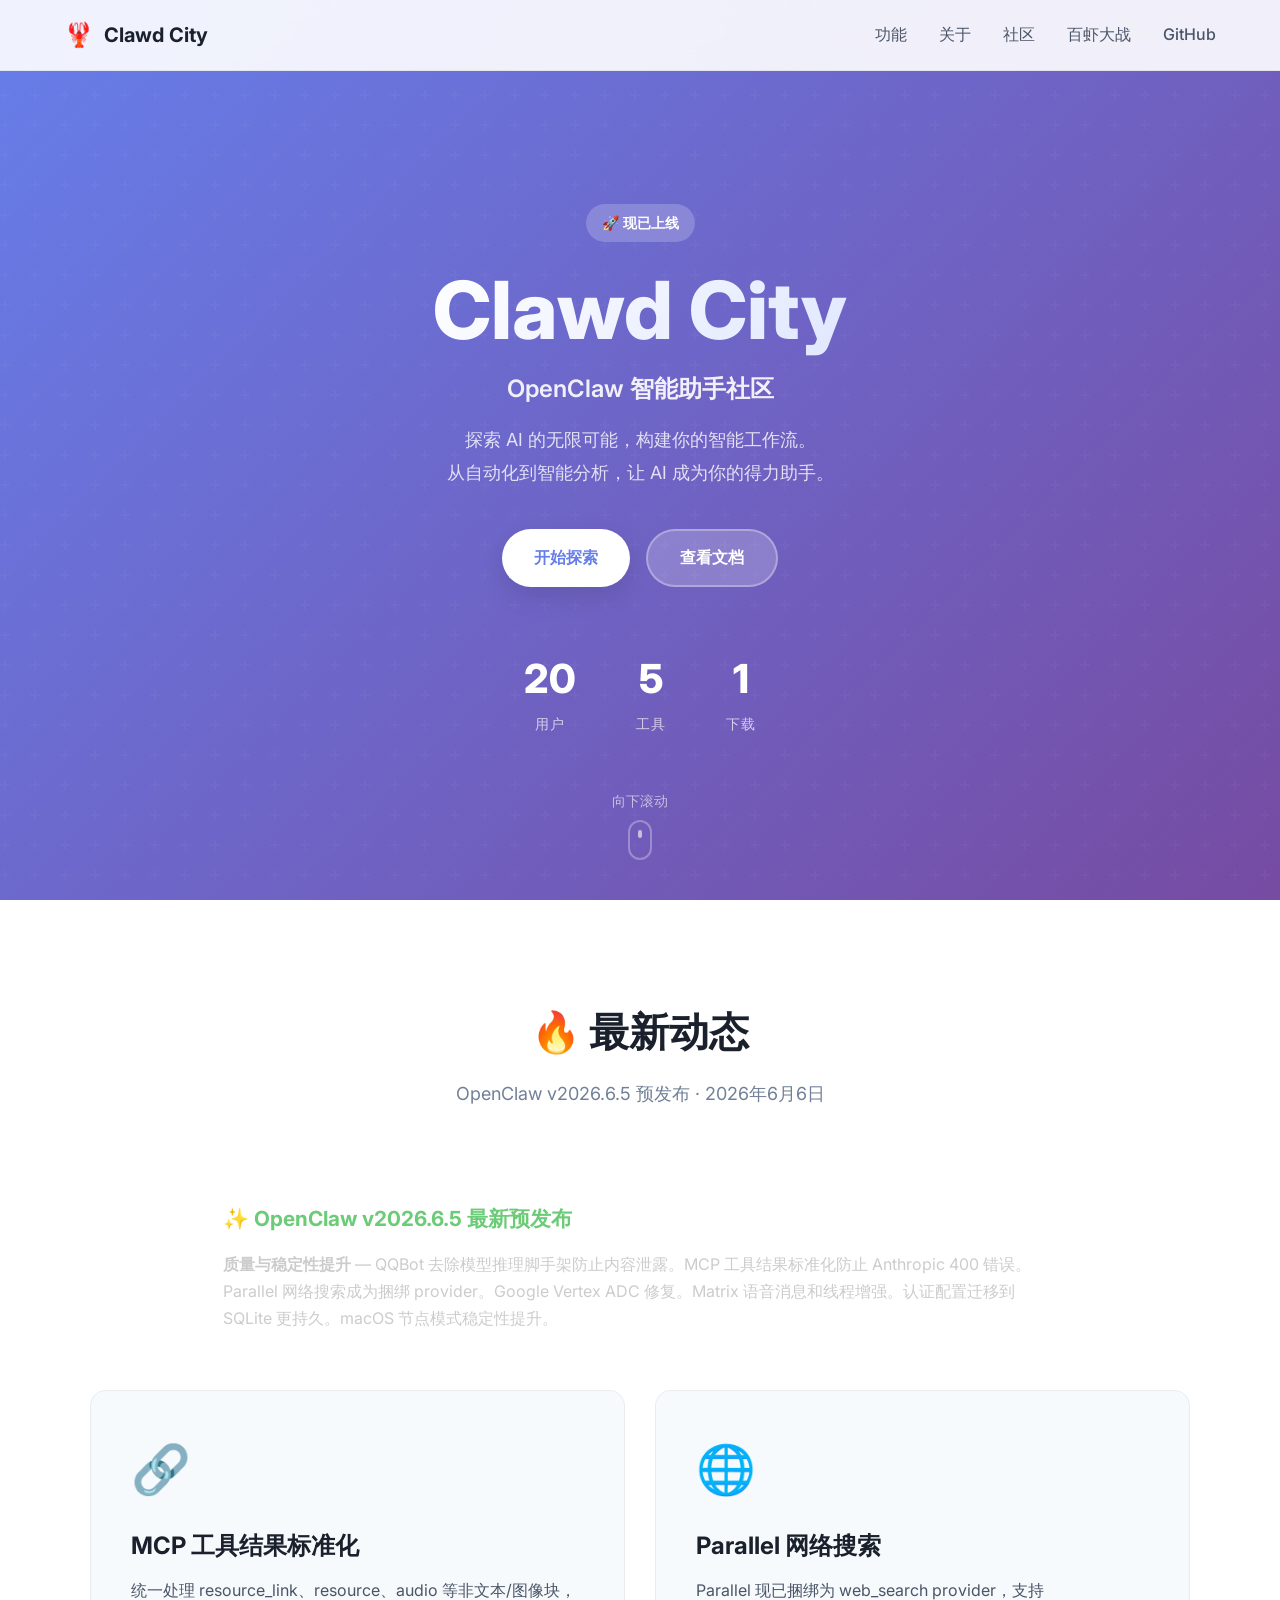
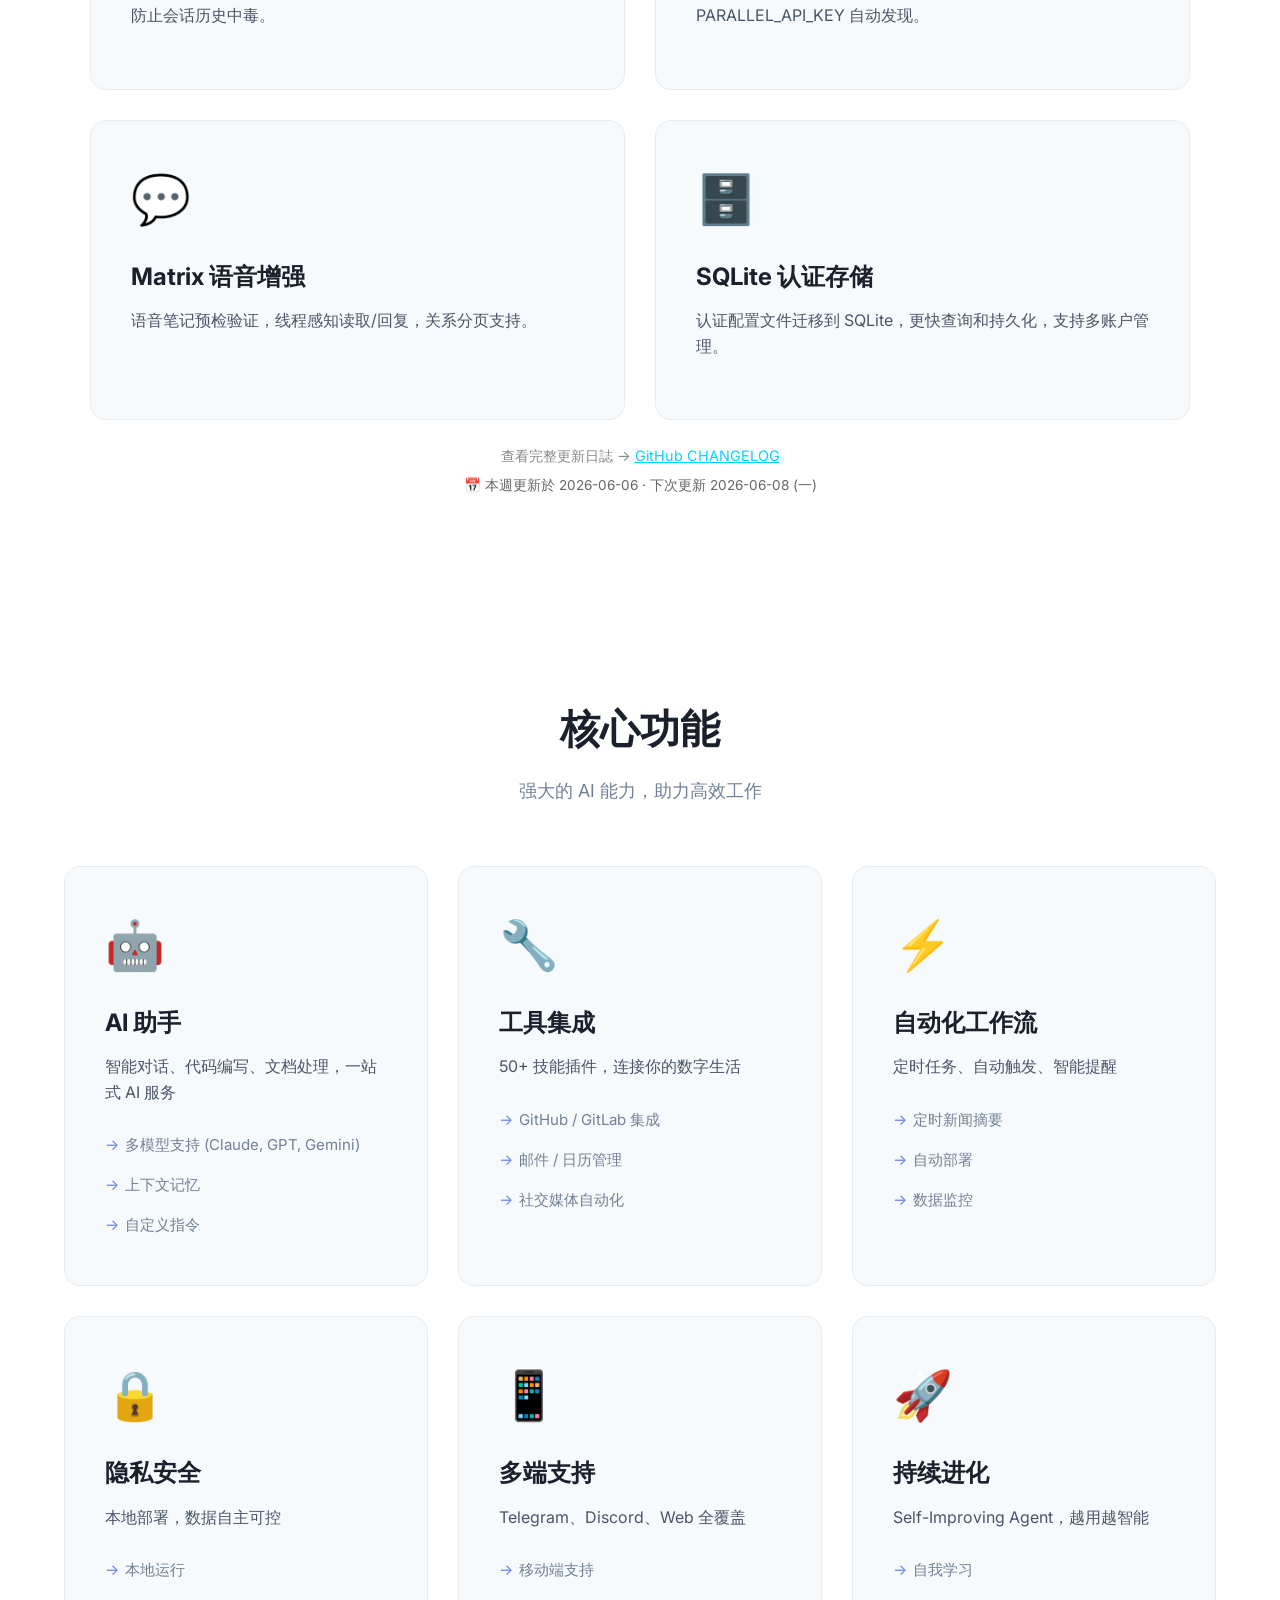
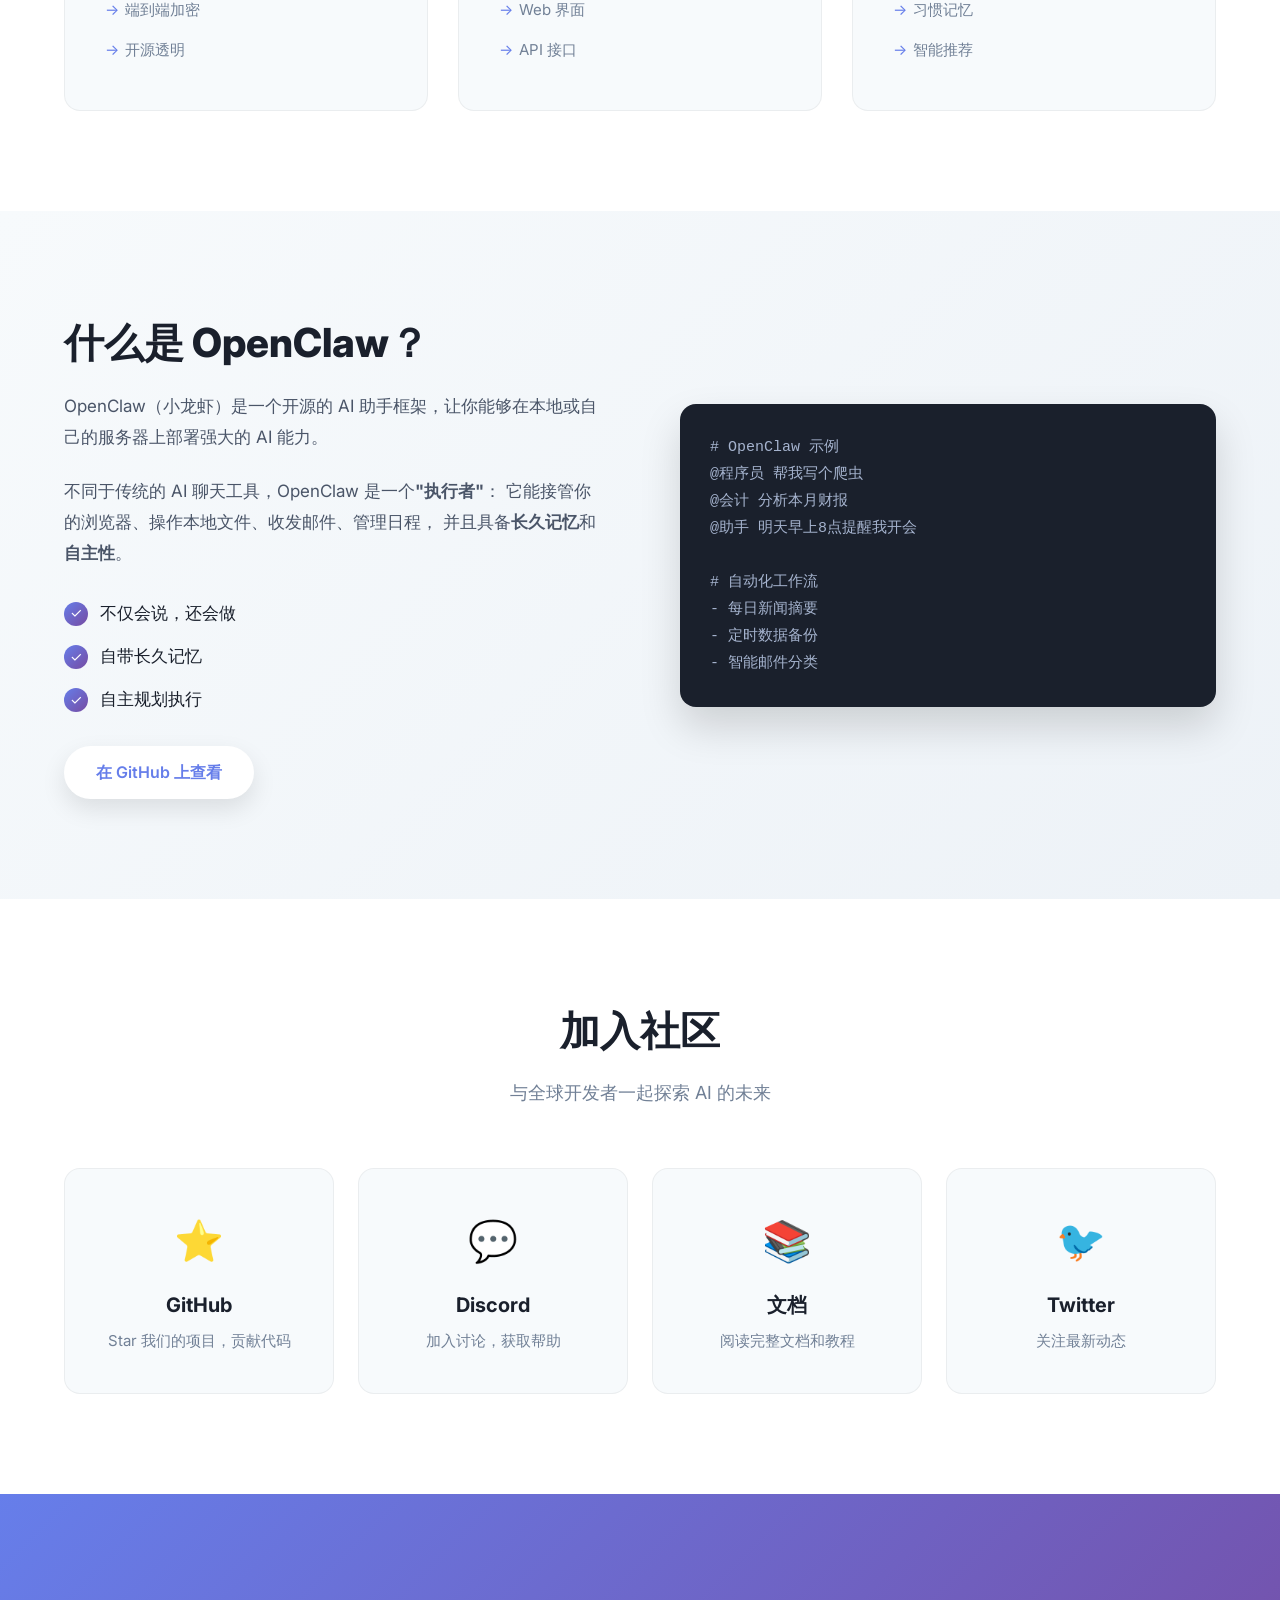
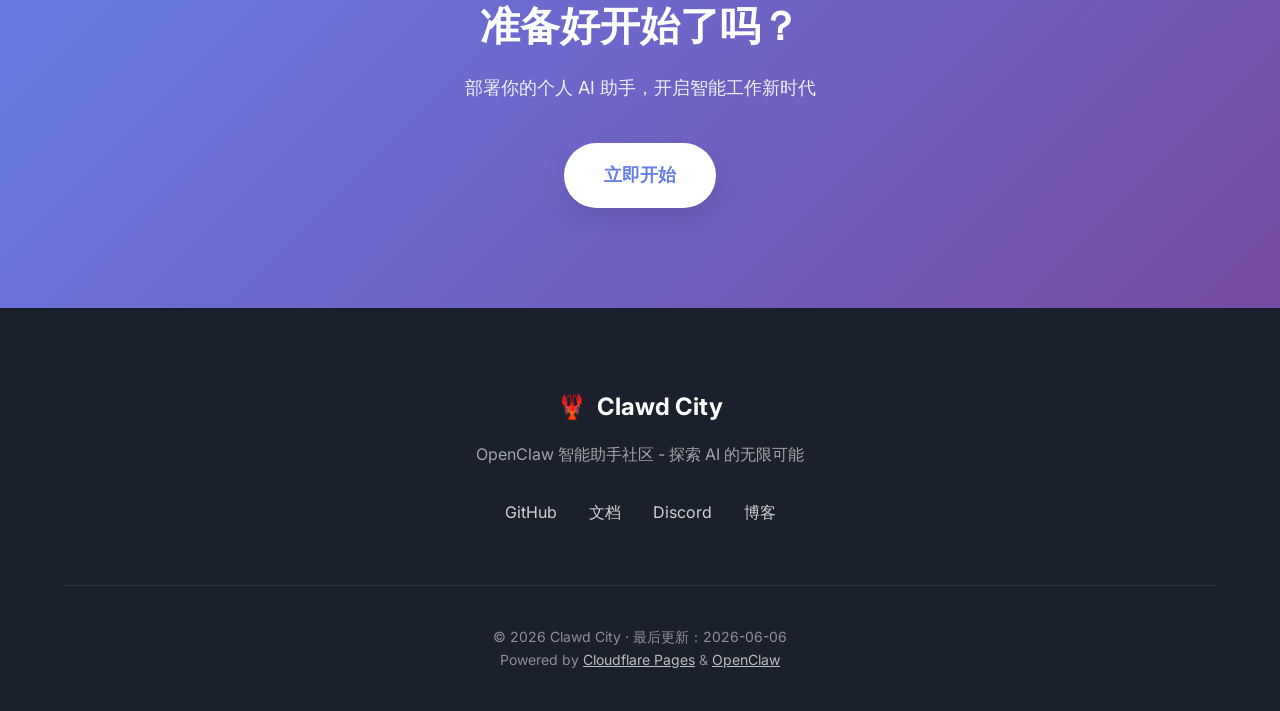
<file: index.html>
<!-- Updated: 2026-06-06 -->
<!DOCTYPE html>
<html lang="zh-CN">
<head>
    <meta charset="UTF-8">
    <meta name="viewport" content="width=device-width, initial-scale=1.0">
    <meta name="description" content="Clawd City - OpenClaw 智能助手社区，探索 AI 的无限可能">
    <meta name="keywords" content="OpenClaw, AI, 智能助手, Clawd City, 小龙虾">
    <meta name="author" content="YunFeng">
    
    <!-- Open Graph -->
    <meta property="og:title" content="Clawd City - OpenClaw 智能助手社区">
    <meta property="og:description" content="探索 AI 的无限可能，构建你的智能工作流">
    <meta property="og:type" content="website">
    <meta property="og:url" content="https://clawd.city">
    <meta property="og:image" content="https://clawd.city/og-image.png">
    
    <!-- Twitter Card -->
    <meta name="twitter:card" content="summary_large_image">
    <meta name="twitter:title" content="Clawd City">
    <meta name="twitter:description" content="OpenClaw 智能助手社区">
    <meta name="twitter:image" content="https://clawd.city/og-image.png">
    
    <title>Clawd City - OpenClaw 智能助手社区</title>
    
    <!-- Favicon -->
    <link rel="icon" type="image/svg+xml" href="data:image/svg+xml,<svg xmlns='http://www.w3.org/2000/svg' viewBox='0 0 100 100'><text y='.9em' font-size='90'>🦞</text></svg>">
    
    <!-- Preconnect -->
    <link rel="preconnect" href="https://fonts.googleapis.com">
    <link rel="preconnect" href="https://fonts.gstatic.com" crossorigin>
    <link href="https://fonts.googleapis.com/css2?family=Inter:wght@400;600;700&display=swap" rel="stylesheet">
    
    <link rel="stylesheet" href="style.css">
</head>
<body>
    <!-- 导航栏 -->
    <nav class="navbar" id="navbar">
        <div class="nav-container">
            <a href="#" class="nav-logo">
                <span class="logo-icon">🦞</span>
                <span class="logo-text">Clawd City</span>
            </a>
            <ul class="nav-menu">
                <li><a href="#features" class="nav-link">功能</a></li>
                <li><a href="#about" class="nav-link">关于</a></li>
                <li><a href="#community" class="nav-link">社区</a></li>
                <li><a href="agents.html" class="nav-link">百虾大战</a></li>
                <li><a href="https://github.com/openclaw" target="_blank" class="nav-link">GitHub</a></li>
            </ul>
            <button class="nav-toggle" id="navToggle" aria-label="Toggle navigation">
                <span></span>
                <span></span>
                <span></span>
            </button>
        </div>
    </nav>

    <!-- Hero 区域 -->
    <header class="hero">
        <div class="hero-content">
            <div class="hero-badge">🚀 现已上线</div>
            <h1 class="hero-title">
                <span class="gradient-text">Clawd City</span>
            </h1>
            <p class="hero-subtitle">OpenClaw 智能助手社区</p>
            <p class="hero-description">
                探索 AI 的无限可能，构建你的智能工作流。<br>
                从自动化到智能分析，让 AI 成为你的得力助手。
            </p>
            <div class="hero-buttons">
                <a href="#features" class="btn btn-primary">开始探索</a>
                <a href="https://docs.openclaw.ai" target="_blank" class="btn btn-secondary">查看文档</a>
            </div>
            <div class="hero-stats">
                <div class="stat">
                    <span class="stat-number">180K+</span>
                    <span class="stat-label">用户</span>
                </div>
                <div class="stat">
                    <span class="stat-number">52K+</span>
                    <span class="stat-label">工具</span>
                </div>
                <div class="stat">
                    <span class="stat-number">12M+</span>
                    <span class="stat-label">下载</span>
                </div>
            </div>
        </div>
        <div class="hero-scroll">
            <span>向下滚动</span>
            <div class="scroll-indicator"></div>
        </div>
    </header>

    <!-- 最新消息 -->
    <section id="news" class="features">
        <div class="container">
            <h2 class="section-title">🔥 最新动态</h2>
            <p class="section-subtitle">OpenClaw v2026.6.5 预发布 · 2026年6月6日</p>
            
            <div style="background: rgba(255,255,255,0.05); border-radius: 16px; padding: 32px; margin-bottom: 24px; border: 1px solid rgba(255,255,255,0.1); max-width: 900px; margin-left: auto; margin-right: auto;">
                <h3 style="color: #6bcb77; margin-bottom: 16px; font-size: 1.3em;">✨ OpenClaw v2026.6.5 最新预发布</h3>
                <p style="color: #ccc; line-height: 1.7;"><strong>质量与稳定性提升</strong> — QQBot 去除模型推理脚手架防止内容泄露。MCP 工具结果标准化防止 Anthropic 400 错误。Parallel 网络搜索成为捆绑 provider。Google Vertex ADC 修复。Matrix 语音消息和线程增强。认证配置迁移到 SQLite 更持久。macOS 节点模式稳定性提升。</p>
            </div>
            
            <div class="features-grid" style="max-width: 1100px; margin: 0 auto;">
                <div class="feature-card" style="text-align:left;">
                    <div class="feature-icon">🔗</div>
                    <h3>MCP 工具结果标准化</h3>
                    <p>统一处理 resource_link、resource、audio 等非文本/图像块，防止会话历史中毒。</p>
                </div>
                <div class="feature-card" style="text-align:left;">
                    <div class="feature-icon">🌐</div>
                    <h3>Parallel 网络搜索</h3>
                    <p>Parallel 现已捆绑为 web_search provider，支持 PARALLEL_API_KEY 自动发现。</p>
                </div>
                <div class="feature-card" style="text-align:left;">
                    <div class="feature-icon">💬</div>
                    <h3>Matrix 语音增强</h3>
                    <p>语音笔记预检验证，线程感知读取/回复，关系分页支持。</p>
                </div>
                <div class="feature-card" style="text-align:left;">
                    <div class="feature-icon">🗄️</div>
                    <h3>SQLite 认证存储</h3>
                    <p>认证配置文件迁移到 SQLite，更快查询和持久化，支持多账户管理。</p>
                </div>
            </div>
            
            <p style="text-align: center; color: #888; font-size: 0.9em; margin-top: 24px;">
                查看完整更新日誌 → <a href="https://github.com/openclaw/openclaw/blob/main/CHANGELOG.md" target="_blank" style="color: #00d4ff;">GitHub CHANGELOG</a>
            </p>
            <p style="text-align: center; color: #666; font-size: 0.85em; margin-top: 8px;">📅 本週更新於 2026-06-06 · 下次更新 2026-06-08 (一)</p>
        </div>
    </section>

    <!-- 功能特性 -->
    <section id="features" class="features">
        <div class="container">
            <h2 class="section-title">核心功能</h2>
            <p class="section-subtitle">强大的 AI 能力，助力高效工作</p>
            
            <div class="features-grid">
                <div class="feature-card" data-aos="fade-up">
                    <div class="feature-icon">🤖</div>
                    <h3>AI 助手</h3>
                    <p>智能对话、代码编写、文档处理，一站式 AI 服务</p>
                    <ul class="feature-list">
                        <li>多模型支持 (Claude, GPT, Gemini)</li>
                        <li>上下文记忆</li>
                        <li>自定义指令</li>
                    </ul>
                </div>
                
                <div class="feature-card" data-aos="fade-up" data-aos-delay="100">
                    <div class="feature-icon">🔧</div>
                    <h3>工具集成</h3>
                    <p>50+ 技能插件，连接你的数字生活</p>
                    <ul class="feature-list">
                        <li>GitHub / GitLab 集成</li>
                        <li>邮件 / 日历管理</li>
                        <li>社交媒体自动化</li>
                    </ul>
                </div>
                
                <div class="feature-card" data-aos="fade-up" data-aos-delay="200">
                    <div class="feature-icon">⚡</div>
                    <h3>自动化工作流</h3>
                    <p>定时任务、自动触发、智能提醒</p>
                    <ul class="feature-list">
                        <li>定时新闻摘要</li>
                        <li>自动部署</li>
                        <li>数据监控</li>
                    </ul>
                </div>
                
                <div class="feature-card" data-aos="fade-up" data-aos-delay="300">
                    <div class="feature-icon">🔒</div>
                    <h3>隐私安全</h3>
                    <p>本地部署，数据自主可控</p>
                    <ul class="feature-list">
                        <li>本地运行</li>
                        <li>端到端加密</li>
                        <li>开源透明</li>
                    </ul>
                </div>
                
                <div class="feature-card" data-aos="fade-up" data-aos-delay="400">
                    <div class="feature-icon">📱</div>
                    <h3>多端支持</h3>
                    <p>Telegram、Discord、Web 全覆盖</p>
                    <ul class="feature-list">
                        <li>移动端支持</li>
                        <li>Web 界面</li>
                        <li>API 接口</li>
                    </ul>
                </div>
                
                <div class="feature-card" data-aos="fade-up" data-aos-delay="500">
                    <div class="feature-icon">🚀</div>
                    <h3>持续进化</h3>
                    <p>Self-Improving Agent，越用越智能</p>
                    <ul class="feature-list">
                        <li>自我学习</li>
                        <li>习惯记忆</li>
                        <li>智能推荐</li>
                    </ul>
                </div>
            </div>
        </div>
    </section>

    <!-- 关于 OpenClaw -->
    <section id="about" class="about">
        <div class="container">
            <div class="about-content">
                <div class="about-text">
                    <h2 class="section-title">什么是 OpenClaw？</h2>
                    <p class="about-description">
                        OpenClaw（小龙虾）是一个开源的 AI 助手框架，让你能够在本地或自己的服务器上部署强大的 AI 能力。
                    </p>
                    <p class="about-description">
                        不同于传统的 AI 聊天工具，OpenClaw 是一个<strong>"执行者"</strong>：
                        它能接管你的浏览器、操作本地文件、收发邮件、管理日程，
                        并且具备<strong>长久记忆</strong>和<strong>自主性</strong>。
                    </p>
                    <div class="about-features">
                        <div class="about-feature">
                            <span class="check">✓</span>
                            <span>不仅会说，还会做</span>
                        </div>
                        <div class="about-feature">
                            <span class="check">✓</span>
                            <span>自带长久记忆</span>
                        </div>
                        <div class="about-feature">
                            <span class="check">✓</span>
                            <span>自主规划执行</span>
                        </div>
                    </div>
                    <a href="https://github.com/openclaw/openclaw" target="_blank" class="btn btn-primary">
                        在 GitHub 上查看
                    </a>
                </div>
                <div class="about-visual">
                    <div class="code-block">
                        <pre><code># OpenClaw 示例
@程序员 帮我写个爬虫
@会计 分析本月财报
@助手 明天早上8点提醒我开会

# 自动化工作流
- 每日新闻摘要
- 定时数据备份
- 智能邮件分类</code></pre>
                    </div>
                </div>
            </div>
        </div>
    </section>

    <!-- 社区 -->
    <section id="community" class="community">
        <div class="container">
            <h2 class="section-title">加入社区</h2>
            <p class="section-subtitle">与全球开发者一起探索 AI 的未来</p>
            
            <div class="community-grid">
                <a href="https://github.com/openclaw" target="_blank" class="community-card">
                    <div class="community-icon">⭐</div>
                    <h3>GitHub</h3>
                    <p>Star 我们的项目，贡献代码</p>
                </a>
                
                <a href="https://discord.gg/clawd" target="_blank" class="community-card">
                    <div class="community-icon">💬</div>
                    <h3>Discord</h3>
                    <p>加入讨论，获取帮助</p>
                </a>
                
                <a href="https://docs.openclaw.ai" target="_blank" class="community-card">
                    <div class="community-icon">📚</div>
                    <h3>文档</h3>
                    <p>阅读完整文档和教程</p>
                </a>
                
                <a href="https://twitter.com/openclaw" target="_blank" class="community-card">
                    <div class="community-icon">🐦</div>
                    <h3>Twitter</h3>
                    <p>关注最新动态</p>
                </a>
            </div>
        </div>
    </section>

    <!-- CTA -->
    <section class="cta">
        <div class="container">
            <h2>准备好开始了吗？</h2>
            <p>部署你的个人 AI 助手，开启智能工作新时代</p>
            <a href="https://docs.openclaw.ai/getting-started" target="_blank" class="btn btn-large btn-primary">
                立即开始
            </a>
        </div>
    </section>

    <!-- 页脚 -->
    <footer class="footer">
        <div class="container">
            <div class="footer-content">
                <div class="footer-brand">
                    <span class="logo-icon">🦞</span>
                    <span class="logo-text">Clawd City</span>
                </div>
                <p class="footer-description">
                    OpenClaw 智能助手社区 - 探索 AI 的无限可能
                </p>
                <div class="footer-links">
                    <a href="https://github.com/openclaw">GitHub</a>
                    <a href="https://docs.openclaw.ai">文档</a>
                    <a href="https://discord.gg/clawd">Discord</a>
                    <a href="https://kang.ink">博客</a>
                </div>
            </div>
            <div class="footer-bottom">
                <p>&copy; 2026 Clawd City · 最后更新：2026-06-06</p>
                <p>Powered by <a href="https://pages.cloudflare.com" target="_blank">Cloudflare Pages</a> & <a href="https://openclaw.ai" target="_blank">OpenClaw</a></p>
            </div>
        </div>
    </footer>

    <!-- 返回顶部 -->
    <button class="back-to-top" id="backToTop" aria-label="Back to top">
        <span>↑</span>
    </button>

    <script src="script.js"></script>
</body>
</html>
</file>
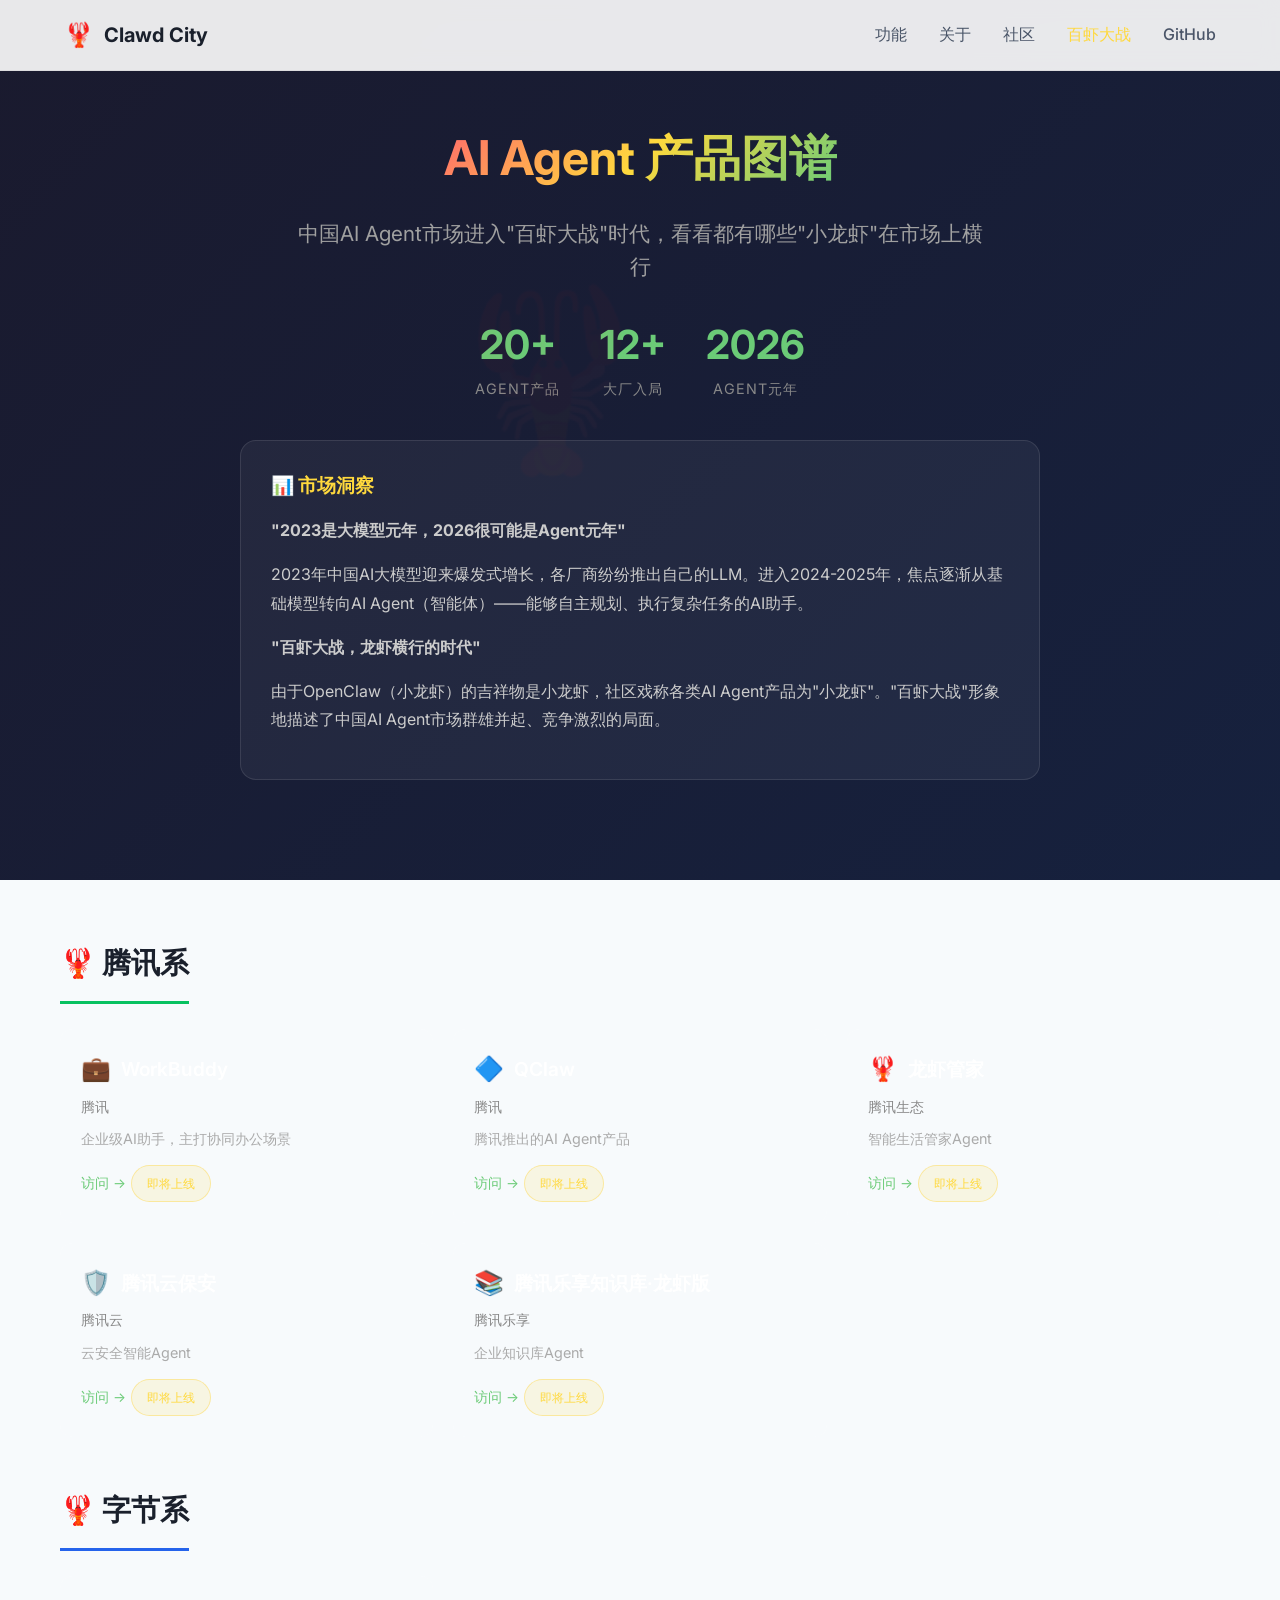
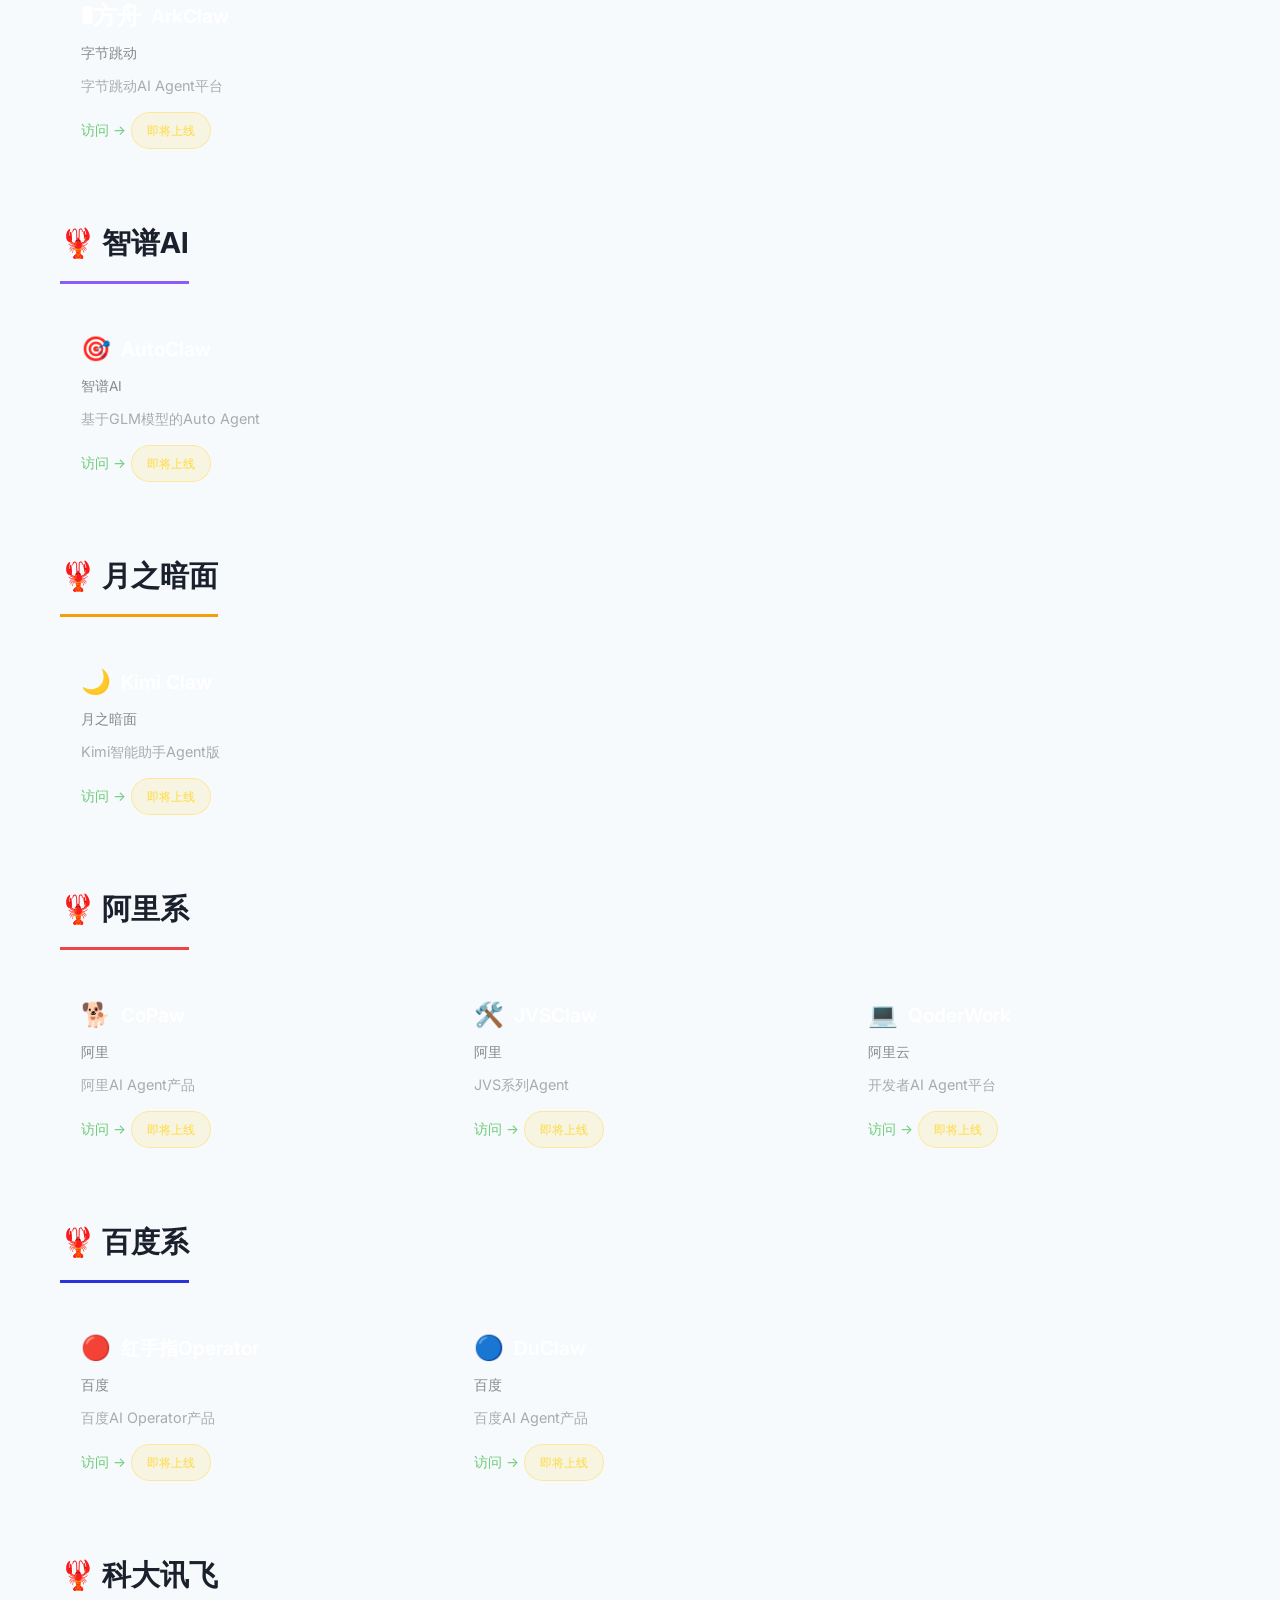
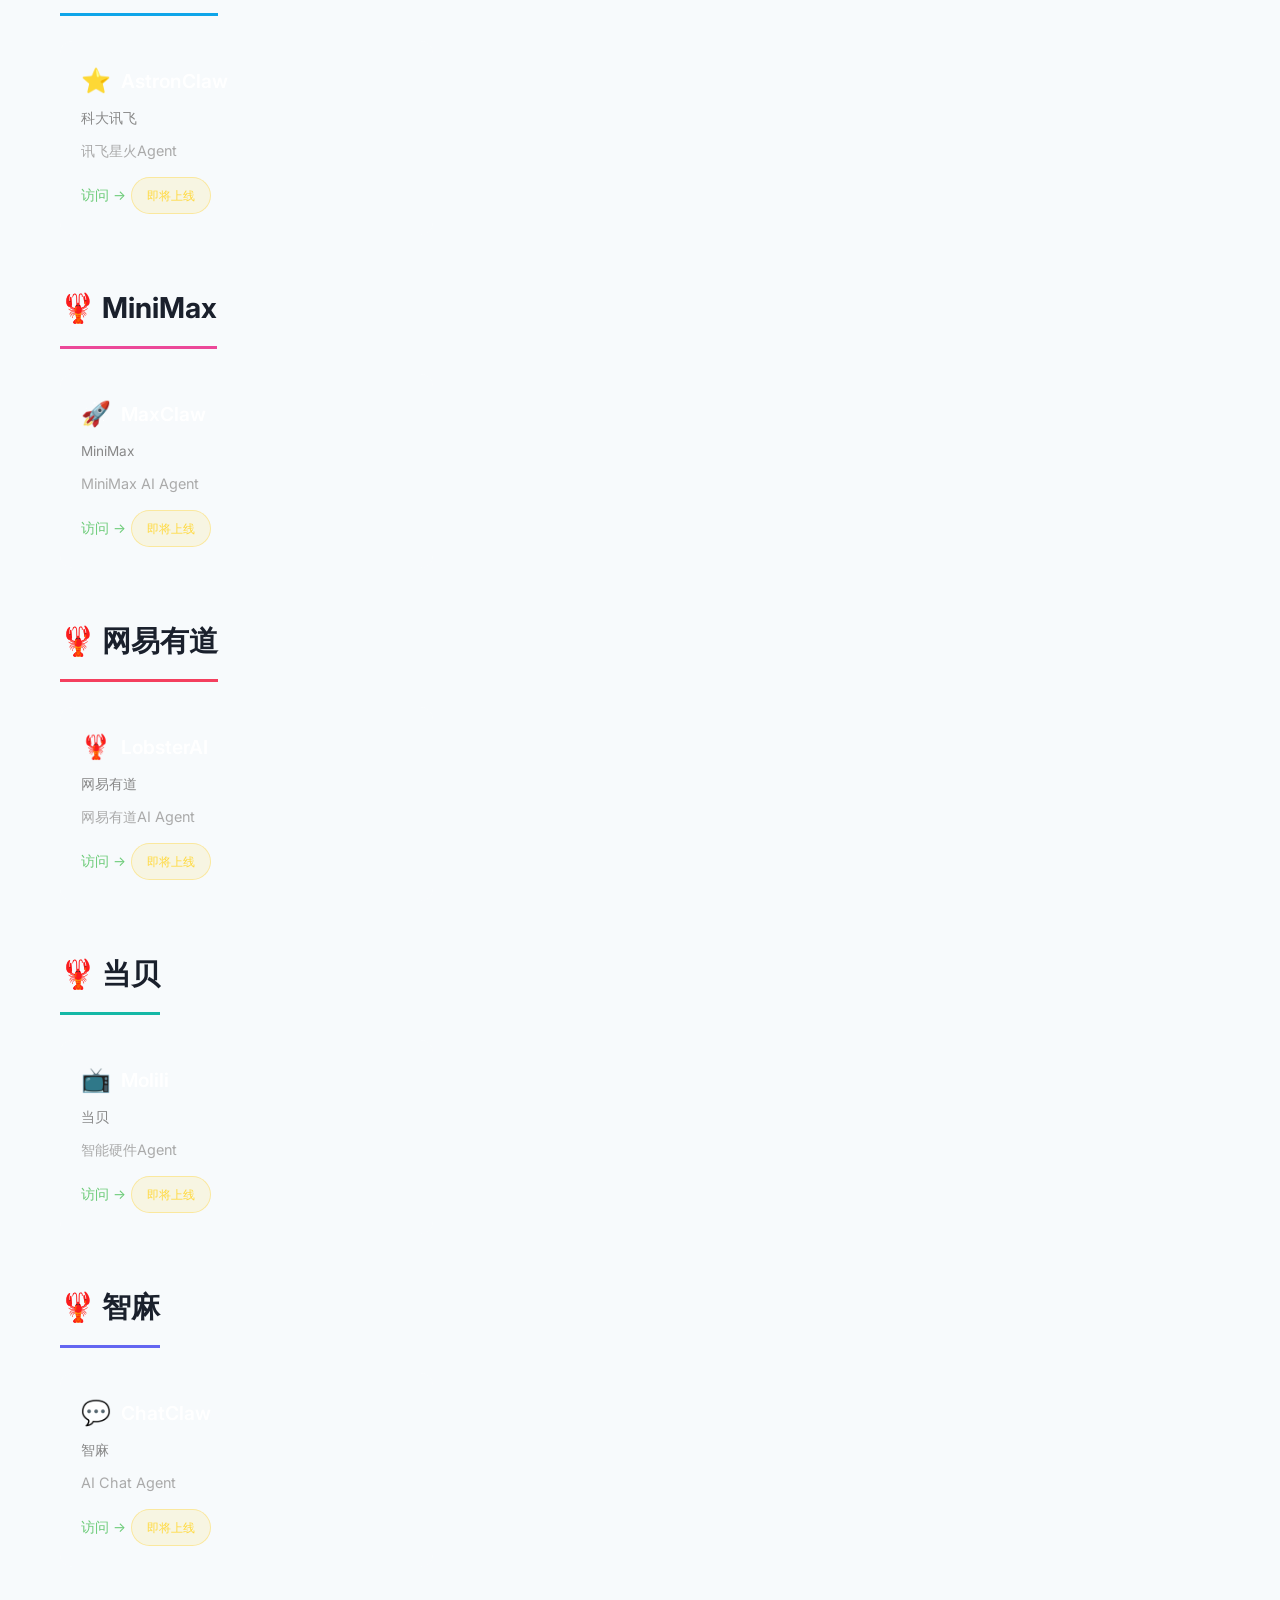
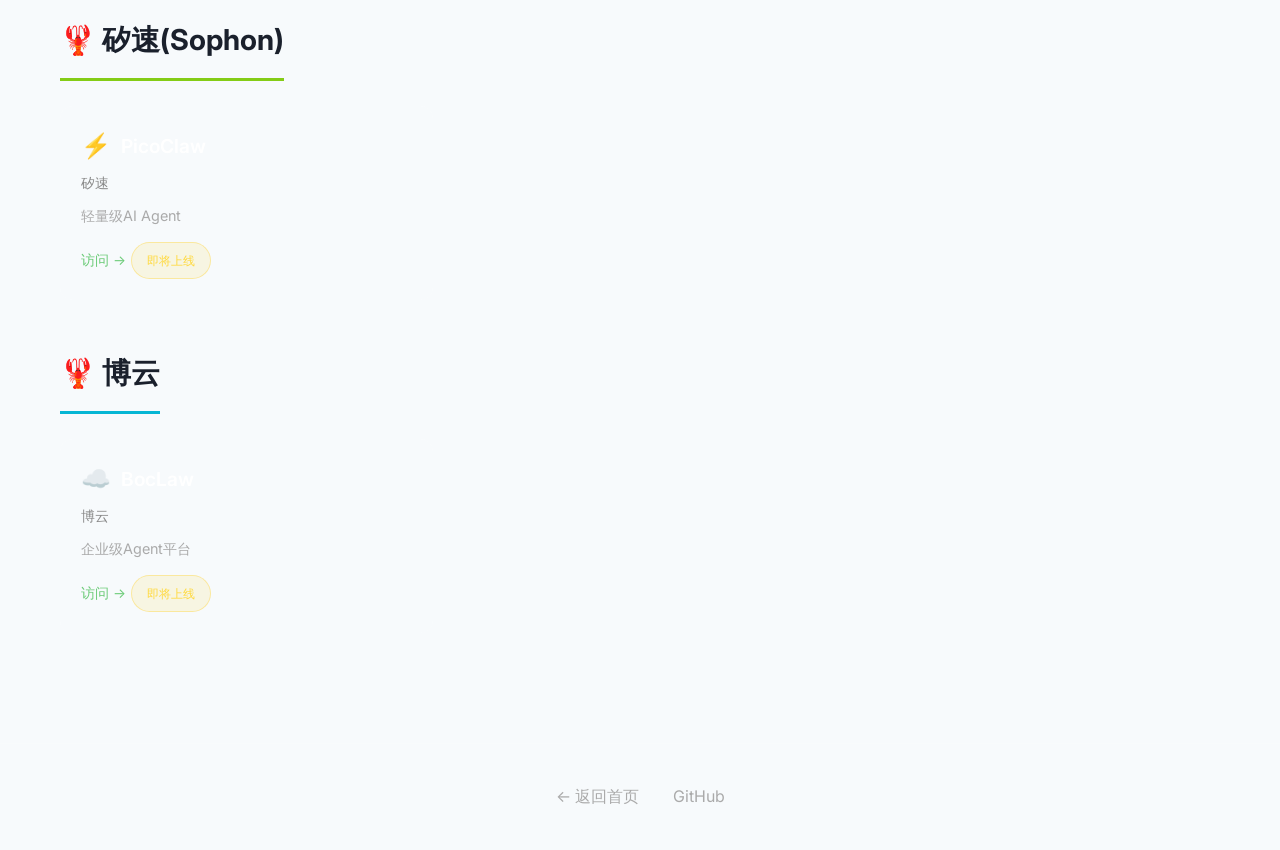
<file: agents.html>
<!DOCTYPE html>
<html lang="zh-CN">
<head>
    <meta charset="UTF-8">
    <meta name="viewport" content="width=device-width, initial-scale=1.0">
    <meta name="description" content="AI Agent产品图谱 - 中国百虾大战">
    <meta name="keywords" content="AI Agent, 智能体, 百虾大战, Clawd City">
    <title>AI Agent产品图谱 - 百虾大战 | Clawd City</title>
    
    <link rel="icon" type="image/svg+xml" href="data:image/svg+xml,<svg xmlns='http://www.w3.org/2000/svg' viewBox='0 0 100 100'><text y='.9em' font-size='90'>🦞</text></svg>">
    <link rel="preconnect" href="https://fonts.googleapis.com">
    <link rel="preconnect" href="https://fonts.gstatic.com" crossorigin>
    <link href="https://fonts.googleapis.com/css2?family=Inter:wght@400;600;700&display=swap" rel="stylesheet">
    <link rel="stylesheet" href="style.css">
    <style>
        .agents-hero {
            background: linear-gradient(135deg, #1a1a2e 0%, #16213e 100%);
            padding: 120px 20px 60px;
            text-align: center;
            position: relative;
            overflow: hidden;
        }
        .agents-hero::before {
            content: '';
            position: absolute;
            top: 0;
            left: 0;
            right: 0;
            bottom: 0;
            background: url('data:image/svg+xml,<svg xmlns="http://www.w3.org/2000/svg" viewBox="0 0 100 100"><text y="50" x="50" font-size="20" opacity="0.1">🦞</text></svg>') repeat;
            opacity: 0.3;
        }
        .agents-hero h1 {
            font-size: 3rem;
            margin-bottom: 20px;
            position: relative;
        }
        .agents-hero .gradient-text {
            background: linear-gradient(135deg, #ff6b6b, #ffd93d, #6bcb77);
            -webkit-background-clip: text;
            -webkit-text-fill-color: transparent;
            background-clip: text;
        }
        .agents-subtitle {
            font-size: 1.3rem;
            color: #a0a0a0;
            max-width: 700px;
            margin: 0 auto 30px;
            position: relative;
        }
        .market-insight {
            background: rgba(255,255,255,0.05);
            border-radius: 16px;
            padding: 30px;
            max-width: 800px;
            margin: 40px auto;
            text-align: left;
            border: 1px solid rgba(255,255,255,0.1);
        }
        .market-insight h3 {
            color: #ffd93d;
            margin-bottom: 15px;
        }
        .market-insight p {
            color: #ccc;
            line-height: 1.8;
            margin-bottom: 15px;
        }
        .agents-section {
            padding: 60px 20px;
            max-width: 1200px;
            margin: 0 auto;
        }
        .company-group {
            margin-bottom: 50px;
        }
        .company-group h2 {
            font-size: 1.8rem;
            margin-bottom: 25px;
            padding-bottom: 15px;
            border-bottom: 3px solid;
            display: inline-block;
        }
        .tencent-group h2 { border-color: #07c160; }
        .bytedance-group h2 { border-color: #2563eb; }
        .zhipu-group h2 { border-color: #8b5cf6; }
        .moonshot-group h2 { border-color: #f59e0b; }
        .alibaba-group h2 { border-color: #ef4444; }
        .baidu-group h2 { border-color: #2932e1; }
        .iflytek-group h2 { border-color: #0ea5e9; }
        .minimax-group h2 { border-color: #ec4899; }
        .netease-group h2 { border-color: #f43f5e; }
        .dangbei-group h2 { border-color: #14b8a6; }
        .zhima-group h2 { border-color: #6366f1; }
        .sophon-group h2 { border-color: #84cc16; }
        .boyun-group h2 { border-color: #06b6d4; }
        
        .products-grid {
            display: grid;
            grid-template-columns: repeat(auto-fill, minmax(280px, 1fr));
            gap: 20px;
        }
        .product-card {
            background: rgba(255,255,255,0.03);
            border: 1px solid rgba(255,255,255,0.08);
            border-radius: 12px;
            padding: 20px;
            transition: all 0.3s ease;
            text-decoration: none;
            display: block;
        }
        .product-card:hover {
            transform: translateY(-5px);
            background: rgba(255,255,255,0.06);
            border-color: rgba(255,255,255,0.15);
            box-shadow: 0 10px 40px rgba(0,0,0,0.3);
        }
        .product-name {
            font-size: 1.2rem;
            font-weight: 600;
            color: #fff;
            margin-bottom: 8px;
            display: flex;
            align-items: center;
            gap: 10px;
        }
        .product-name .icon {
            font-size: 1.5rem;
        }
        .product-company {
            font-size: 0.85rem;
            color: #888;
            margin-bottom: 10px;
        }
        .product-desc {
            font-size: 0.9rem;
            color: #aaa;
            line-height: 1.5;
        }
        .product-link {
            margin-top: 15px;
            font-size: 0.85rem;
            color: #6bcb77;
            display: inline-flex;
            align-items: center;
            gap: 5px;
        }
        .product-card:hover .product-link {
            color: #4ade80;
        }
        .coming-soon {
            background: rgba(255,200,0,0.1);
            border: 1px solid rgba(255,200,0,0.3);
            padding: 8px 15px;
            border-radius: 20px;
            font-size: 0.75rem;
            color: #ffd93d;
            margin-left: auto;
        }
        .stats-bar {
            display: flex;
            justify-content: center;
            gap: 40px;
            margin-top: 30px;
            flex-wrap: wrap;
        }
        .stat-item {
            text-align: center;
        }
        .stat-value {
            font-size: 2.5rem;
            font-weight: 700;
            color: #6bcb77;
        }
        .stat-label {
            font-size: 0.9rem;
            color: #888;
        }
        .footer-nav {
            text-align: center;
            padding: 40px 20px;
            border-top: 1px solid rgba(255,255,255,0.1);
        }
        .footer-nav a {
            color: #aaa;
            text-decoration: none;
            margin: 0 15px;
            font-size: 1rem;
        }
        .footer-nav a:hover {
            color: #fff;
        }
    </style>
</head>
<body>
    <nav class="navbar" id="navbar">
        <div class="nav-container">
            <a href="index.html" class="nav-logo">
                <span class="logo-icon">🦞</span>
                <span class="logo-text">Clawd City</span>
            </a>
            <ul class="nav-menu">
                <li><a href="index.html#features" class="nav-link">功能</a></li>
                <li><a href="index.html#about" class="nav-link">关于</a></li>
                <li><a href="index.html#community" class="nav-link">社区</a></li>
                <li><a href="agents.html" class="nav-link" style="color: #ffd93d;">百虾大战</a></li>
                <li><a href="https://github.com/openclaw" target="_blank" class="nav-link">GitHub</a></li>
            </ul>
            <button class="nav-toggle" id="navToggle" aria-label="Toggle navigation">
                <span></span>
                <span></span>
                <span></span>
            </button>
        </div>
    </nav>

    <section class="agents-hero">
        <h1><span class="gradient-text">AI Agent 产品图谱</span></h1>
        <p class="agents-subtitle">中国AI Agent市场进入"百虾大战"时代，看看都有哪些"小龙虾"在市场上横行</p>
        
        <div class="stats-bar">
            <div class="stat-item">
                <div class="stat-value">20+</div>
                <div class="stat-label">Agent产品</div>
            </div>
            <div class="stat-item">
                <div class="stat-value">12+</div>
                <div class="stat-label">大厂入局</div>
            </div>
            <div class="stat-item">
                <div class="stat-value">2026</div>
                <div class="stat-label">Agent元年</div>
            </div>
        </div>

        <div class="market-insight">
            <h3>📊 市场洞察</h3>
            <p><strong>"2023是大模型元年，2026很可能是Agent元年"</strong></p>
            <p>2023年中国AI大模型迎来爆发式增长，各厂商纷纷推出自己的LLM。进入2024-2025年，焦点逐渐从基础模型转向AI Agent（智能体）——能够自主规划、执行复杂任务的AI助手。</p>
            <p><strong>"百虾大战，龙虾横行的时代"</strong></p>
            <p>由于OpenClaw（小龙虾）的吉祥物是小龙虾，社区戏称各类AI Agent产品为"小龙虾"。"百虾大战"形象地描述了中国AI Agent市场群雄并起、竞争激烈的局面。</p>
        </div>
    </section>

    <section class="agents-section">
        <!-- 腾讯系 -->
        <div class="company-group tencent-group">
            <h2>🦞 腾讯系</h2>
            <div class="products-grid">
                <a href="#" class="product-card">
                    <div class="product-name"><span class="icon">💼</span>WorkBuddy</div>
                    <div class="product-company">腾讯</div>
                    <div class="product-desc">企业级AI助手，主打协同办公场景</div>
                    <span class="product-link">访问 → <span class="coming-soon">即将上线</span></span>
                </a>
                <a href="#" class="product-card">
                    <div class="product-name"><span class="icon">🔷</span>QClaw</div>
                    <div class="product-company">腾讯</div>
                    <div class="product-desc">腾讯推出的AI Agent产品</div>
                    <span class="product-link">访问 → <span class="coming-soon">即将上线</span></span>
                </a>
                <a href="#" class="product-card">
                    <div class="product-name"><span class="icon">🦞</span>龙虾管家</div>
                    <div class="product-company">腾讯生态</div>
                    <div class="product-desc">智能生活管家Agent</div>
                    <span class="product-link">访问 → <span class="coming-soon">即将上线</span></span>
                </a>
                <a href="#" class="product-card">
                    <div class="product-name"><span class="icon">🛡️</span>腾讯云保安</div>
                    <div class="product-company">腾讯云</div>
                    <div class="product-desc">云安全智能Agent</div>
                    <span class="product-link">访问 → <span class="coming-soon">即将上线</span></span>
                </a>
                <a href="#" class="product-card">
                    <div class="product-name"><span class="icon">📚</span>腾讯乐享知识库·龙虾版</div>
                    <div class="product-company">腾讯乐享</div>
                    <div class="product-desc">企业知识库Agent</div>
                    <span class="product-link">访问 → <span class="coming-soon">即将上线</span></span>
                </a>
            </div>
        </div>

        <!-- 字节系 -->
        <div class="company-group bytedance-group">
            <h2>🦞 字节系</h2>
            <div class="products-grid">
                <a href="#" class="product-card">
                    <div class="product-name"><span class="icon">�方舟</span>ArkClaw</div>
                    <div class="product-company">字节跳动</div>
                    <div class="product-desc">字节跳动AI Agent平台</div>
                    <span class="product-link">访问 → <span class="coming-soon">即将上线</span></span>
                </a>
            </div>
        </div>

        <!-- 智谱 -->
        <div class="company-group zhipu-group">
            <h2>🦞 智谱AI</h2>
            <div class="products-grid">
                <a href="#" class="product-card">
                    <div class="product-name"><span class="icon">🎯</span>AutoClaw</div>
                    <div class="product-company">智谱AI</div>
                    <div class="product-desc">基于GLM模型的Auto Agent</div>
                    <span class="product-link">访问 → <span class="coming-soon">即将上线</span></span>
                </a>
            </div>
        </div>

        <!-- 月之暗面 -->
        <div class="company-group moonshot-group">
            <h2>🦞 月之暗面</h2>
            <div class="products-grid">
                <a href="#" class="product-card">
                    <div class="product-name"><span class="icon">🌙</span>Kimi Claw</div>
                    <div class="product-company">月之暗面</div>
                    <div class="product-desc">Kimi智能助手Agent版</div>
                    <span class="product-link">访问 → <span class="coming-soon">即将上线</span></span>
                </a>
            </div>
        </div>

        <!-- 阿里系 -->
        <div class="company-group alibaba-group">
            <h2>🦞 阿里系</h2>
            <div class="products-grid">
                <a href="#" class="product-card">
                    <div class="product-name"><span class="icon">🐕</span>CoPaw</div>
                    <div class="product-company">阿里</div>
                    <div class="product-desc">阿里AI Agent产品</div>
                    <span class="product-link">访问 → <span class="coming-soon">即将上线</span></span>
                </a>
                <a href="#" class="product-card">
                    <div class="product-name"><span class="icon">🛠️</span>JVSClaw</div>
                    <div class="product-company">阿里</div>
                    <div class="product-desc">JVS系列Agent</div>
                    <span class="product-link">访问 → <span class="coming-soon">即将上线</span></span>
                </a>
                <a href="#" class="product-card">
                    <div class="product-name"><span class="icon">💻</span>QoderWork</div>
                    <div class="product-company">阿里云</div>
                    <div class="product-desc">开发者AI Agent平台</div>
                    <span class="product-link">访问 → <span class="coming-soon">即将上线</span></span>
                </a>
            </div>
        </div>

        <!-- 百度系 -->
        <div class="company-group baidu-group">
            <h2>🦞 百度系</h2>
            <div class="products-grid">
                <a href="#" class="product-card">
                    <div class="product-name"><span class="icon">🔴</span>红手指Operator</div>
                    <div class="product-company">百度</div>
                    <div class="product-desc">百度AI Operator产品</div>
                    <span class="product-link">访问 → <span class="coming-soon">即将上线</span></span>
                </a>
                <a href="#" class="product-card">
                    <div class="product-name"><span class="icon">🔵</span>DuClaw</div>
                    <div class="product-company">百度</div>
                    <div class="product-desc">百度AI Agent产品</div>
                    <span class="product-link">访问 → <span class="coming-soon">即将上线</span></span>
                </a>
            </div>
        </div>

        <!-- 科大讯飞 -->
        <div class="company-group iflytek-group">
            <h2>🦞 科大讯飞</h2>
            <div class="products-grid">
                <a href="#" class="product-card">
                    <div class="product-name"><span class="icon">⭐</span>AstronClaw</div>
                    <div class="product-company">科大讯飞</div>
                    <div class="product-desc">讯飞星火Agent</div>
                    <span class="product-link">访问 → <span class="coming-soon">即将上线</span></span>
                </a>
            </div>
        </div>

        <!-- MiniMax -->
        <div class="company-group minimax-group">
            <h2>🦞 MiniMax</h2>
            <div class="products-grid">
                <a href="#" class="product-card">
                    <div class="product-name"><span class="icon">🚀</span>MaxClaw</div>
                    <div class="product-company">MiniMax</div>
                    <div class="product-desc">MiniMax AI Agent</div>
                    <span class="product-link">访问 → <span class="coming-soon">即将上线</span></span>
                </a>
            </div>
        </div>

        <!-- 网易有道 -->
        <div class="company-group netease-group">
            <h2>🦞 网易有道</h2>
            <div class="products-grid">
                <a href="#" class="product-card">
                    <div class="product-name"><span class="icon">🦞</span>LobsterAI</div>
                    <div class="product-company">网易有道</div>
                    <div class="product-desc">网易有道AI Agent</div>
                    <span class="product-link">访问 → <span class="coming-soon">即将上线</span></span>
                </a>
            </div>
        </div>

        <!-- 当贝 -->
        <div class="company-group dangbei-group">
            <h2>🦞 当贝</h2>
            <div class="products-grid">
                <a href="#" class="product-card">
                    <div class="product-name"><span class="icon">📺</span>Molili</div>
                    <div class="product-company">当贝</div>
                    <div class="product-desc">智能硬件Agent</div>
                    <span class="product-link">访问 → <span class="coming-soon">即将上线</span></span>
                </a>
            </div>
        </div>

        <!-- 智麻 -->
        <div class="company-group zhima-group">
            <h2>🦞 智麻</h2>
            <div class="products-grid">
                <a href="#" class="product-card">
                    <div class="product-name"><span class="icon">💬</span>ChatClaw</div>
                    <div class="product-company">智麻</div>
                    <div class="product-desc">AI Chat Agent</div>
                    <span class="product-link">访问 → <span class="coming-soon">即将上线</span></span>
                </a>
            </div>
        </div>

        <!-- 矽速 -->
        <div class="company-group sophon-group">
            <h2>🦞 矽速(Sophon)</h2>
            <div class="products-grid">
                <a href="#" class="product-card">
                    <div class="product-name"><span class="icon">⚡</span>PicoClaw</div>
                    <div class="product-company">矽速</div>
                    <div class="product-desc">轻量级AI Agent</div>
                    <span class="product-link">访问 → <span class="coming-soon">即将上线</span></span>
                </a>
            </div>
        </div>

        <!-- 博云 -->
        <div class="company-group boyun-group">
            <h2>🦞 博云</h2>
            <div class="products-grid">
                <a href="#" class="product-card">
                    <div class="product-name"><span class="icon">☁️</span>BocLaw</div>
                    <div class="product-company">博云</div>
                    <div class="product-desc">企业级Agent平台</div>
                    <span class="product-link">访问 → <span class="coming-soon">即将上线</span></span>
                </a>
            </div>
        </div>
    </section>

    <footer class="footer-nav">
        <a href="index.html">← 返回首页</a>
        <a href="https://github.com/cloudwindcc/clawdcity">GitHub</a>
    </footer>

    <script src="script.js"></script>
</body>
</html>
</file>
<file: style.css>
/* Clawd City - Optimized Styles */

/* CSS Variables */
:root {
    --primary-color: #667eea;
    --primary-dark: #5a67d8;
    --secondary-color: #764ba2;
    --accent-color: #f093fb;
    --text-dark: #1a202c;
    --text-light: #4a5568;
    --text-muted: #718096;
    --bg-light: #f7fafc;
    --white: #ffffff;
    --shadow-sm: 0 1px 3px rgba(0,0,0,0.1);
    --shadow-md: 0 4px 6px rgba(0,0,0,0.1);
    --shadow-lg: 0 10px 25px rgba(0,0,0,0.1);
    --shadow-xl: 0 20px 40px rgba(0,0,0,0.15);
    --radius-sm: 8px;
    --radius-md: 12px;
    --radius-lg: 16px;
    --radius-xl: 24px;
    --transition-fast: 0.2s ease;
    --transition-normal: 0.3s ease;
    --transition-slow: 0.5s ease;
}

/* Reset & Base */
*, *::before, *::after {
    margin: 0;
    padding: 0;
    box-sizing: border-box;
}

html {
    scroll-behavior: smooth;
    font-size: 16px;
}

body {
    font-family: 'Inter', -apple-system, BlinkMacSystemFont, 'Segoe UI', Roboto, sans-serif;
    line-height: 1.6;
    color: var(--text-dark);
    background: var(--bg-light);
    overflow-x: hidden;
}

.container {
    max-width: 1200px;
    margin: 0 auto;
    padding: 0 24px;
}

/* Navigation */
.navbar {
    position: fixed;
    top: 0;
    left: 0;
    right: 0;
    z-index: 1000;
    background: rgba(255,255,255,0.9);
    backdrop-filter: blur(10px);
    border-bottom: 1px solid rgba(0,0,0,0.05);
    transition: var(--transition-normal);
}

.navbar.scrolled {
    box-shadow: var(--shadow-md);
}

.nav-container {
    max-width: 1200px;
    margin: 0 auto;
    padding: 0 24px;
    display: flex;
    justify-content: space-between;
    align-items: center;
    height: 70px;
}

.nav-logo {
    display: flex;
    align-items: center;
    gap: 10px;
    text-decoration: none;
    color: var(--text-dark);
    font-weight: 700;
    font-size: 1.25rem;
}

.logo-icon {
    font-size: 1.5rem;
}

.nav-menu {
    display: flex;
    list-style: none;
    gap: 32px;
}

.nav-link {
    text-decoration: none;
    color: var(--text-light);
    font-weight: 500;
    transition: var(--transition-fast);
    position: relative;
}

.nav-link:hover {
    color: var(--primary-color);
}

.nav-link::after {
    content: '';
    position: absolute;
    bottom: -4px;
    left: 0;
    width: 0;
    height: 2px;
    background: var(--primary-color);
    transition: var(--transition-fast);
}

.nav-link:hover::after {
    width: 100%;
}

.nav-toggle {
    display: none;
    flex-direction: column;
    gap: 5px;
    background: none;
    border: none;
    cursor: pointer;
    padding: 5px;
}

.nav-toggle span {
    width: 25px;
    height: 2px;
    background: var(--text-dark);
    transition: var(--transition-fast);
}

/* Hero Section */
.hero {
    min-height: 100vh;
    background: linear-gradient(135deg, var(--primary-color) 0%, var(--secondary-color) 100%);
    display: flex;
    flex-direction: column;
    justify-content: center;
    align-items: center;
    text-align: center;
    padding: 120px 24px 80px;
    position: relative;
    overflow: hidden;
}

.hero::before {
    content: '';
    position: absolute;
    top: 0;
    left: 0;
    right: 0;
    bottom: 0;
    background: url("data:image/svg+xml,%3Csvg width='60' height='60' viewBox='0 0 60 60' xmlns='http://www.w3.org/2000/svg'%3E%3Cg fill='none' fill-rule='evenodd'%3E%3Cg fill='%23ffffff' fill-opacity='0.05'%3E%3Cpath d='M36 34v-4h-2v4h-4v2h4v4h2v-4h4v-2h-4zm0-30V0h-2v4h-4v2h4v4h2V6h4V4h-4zM6 34v-4H4v4H0v2h4v4h2v-4h4v-2H6zM6 4V0H4v4H0v2h4v4h2V6h4V4H6z'/%3E%3C/g%3E%3C/g%3E%3C/svg%3E");
    opacity: 0.5;
}

.hero-content {
    position: relative;
    z-index: 1;
    max-width: 800px;
}

.hero-badge {
    display: inline-block;
    background: rgba(255,255,255,0.2);
    color: var(--white);
    padding: 8px 16px;
    border-radius: 50px;
    font-size: 0.875rem;
    font-weight: 600;
    margin-bottom: 24px;
    backdrop-filter: blur(10px);
}

.hero-title {
    font-size: clamp(3rem, 8vw, 5rem);
    font-weight: 800;
    margin-bottom: 16px;
    line-height: 1.1;
}

.gradient-text {
    background: linear-gradient(135deg, #fff 0%, #e0e7ff 100%);
    -webkit-background-clip: text;
    -webkit-text-fill-color: transparent;
    background-clip: text;
}

.hero-subtitle {
    font-size: 1.5rem;
    color: rgba(255,255,255,0.9);
    margin-bottom: 16px;
    font-weight: 600;
}

.hero-description {
    font-size: 1.125rem;
    color: rgba(255,255,255,0.8);
    margin-bottom: 40px;
    line-height: 1.8;
}

.hero-buttons {
    display: flex;
    gap: 16px;
    justify-content: center;
    flex-wrap: wrap;
    margin-bottom: 60px;
}

.btn {
    display: inline-flex;
    align-items: center;
    gap: 8px;
    padding: 14px 32px;
    border-radius: 50px;
    font-weight: 600;
    text-decoration: none;
    transition: var(--transition-normal);
    border: none;
    cursor: pointer;
    font-size: 1rem;
}

.btn-primary {
    background: var(--white);
    color: var(--primary-color);
    box-shadow: var(--shadow-lg);
}

.btn-primary:hover {
    transform: translateY(-2px);
    box-shadow: var(--shadow-xl);
}

.btn-secondary {
    background: rgba(255,255,255,0.2);
    color: var(--white);
    border: 2px solid rgba(255,255,255,0.3);
}

.btn-secondary:hover {
    background: rgba(255,255,255,0.3);
    border-color: rgba(255,255,255,0.5);
}

.btn-large {
    padding: 18px 40px;
    font-size: 1.125rem;
}

.hero-stats {
    display: flex;
    justify-content: center;
    gap: 60px;
    flex-wrap: wrap;
}

.stat {
    text-align: center;
}

.stat-number {
    display: block;
    font-size: 2.5rem;
    font-weight: 800;
    color: var(--white);
}

.stat-label {
    font-size: 0.875rem;
    color: rgba(255,255,255,0.7);
    text-transform: uppercase;
    letter-spacing: 1px;
}

.hero-scroll {
    position: absolute;
    bottom: 40px;
    left: 50%;
    transform: translateX(-50%);
    color: rgba(255,255,255,0.6);
    font-size: 0.875rem;
    display: flex;
    flex-direction: column;
    align-items: center;
    gap: 8px;
}

.scroll-indicator {
    width: 24px;
    height: 40px;
    border: 2px solid rgba(255,255,255,0.3);
    border-radius: 12px;
    position: relative;
}

.scroll-indicator::before {
    content: '';
    position: absolute;
    top: 8px;
    left: 50%;
    transform: translateX(-50%);
    width: 4px;
    height: 8px;
    background: rgba(255,255,255,0.6);
    border-radius: 2px;
    animation: scroll 2s infinite;
}

@keyframes scroll {
    0%, 100% { opacity: 1; transform: translateX(-50%) translateY(0); }
    50% { opacity: 0.5; transform: translateX(-50%) translateY(8px); }
}

/* Section Styles */
section {
    padding: 100px 0;
}

.section-title {
    font-size: 2.5rem;
    font-weight: 800;
    text-align: center;
    margin-bottom: 16px;
    color: var(--text-dark);
}

.section-subtitle {
    text-align: center;
    color: var(--text-muted);
    font-size: 1.125rem;
    margin-bottom: 60px;
}

/* Features Section */
.features {
    background: var(--white);
}

.features-grid {
    display: grid;
    grid-template-columns: repeat(auto-fit, minmax(350px, 1fr));
    gap: 30px;
}

.feature-card {
    background: var(--bg-light);
    border-radius: var(--radius-lg);
    padding: 40px;
    transition: var(--transition-normal);
    border: 1px solid rgba(0,0,0,0.05);
}

.feature-card:hover {
    transform: translateY(-5px);
    box-shadow: var(--shadow-xl);
    border-color: transparent;
}

.feature-icon {
    font-size: 3rem;
    margin-bottom: 20px;
}

.feature-card h3 {
    font-size: 1.5rem;
    margin-bottom: 12px;
    color: var(--text-dark);
}

.feature-card > p {
    color: var(--text-light);
    margin-bottom: 20px;
}

.feature-list {
    list-style: none;
}

.feature-list li {
    padding: 8px 0;
    color: var(--text-muted);
    font-size: 0.9375rem;
    position: relative;
    padding-left: 20px;
}

.feature-list li::before {
    content: '→';
    position: absolute;
    left: 0;
    color: var(--primary-color);
}

/* About Section */
.about {
    background: linear-gradient(135deg, #f7fafc 0%, #edf2f7 100%);
}

.about-content {
    display: grid;
    grid-template-columns: 1fr 1fr;
    gap: 80px;
    align-items: center;
}

.about-text .section-title {
    text-align: left;
}

.about-description {
    color: var(--text-light);
    margin-bottom: 24px;
    font-size: 1.0625rem;
    line-height: 1.8;
}

.about-features {
    margin: 32px 0;
}

.about-feature {
    display: flex;
    align-items: center;
    gap: 12px;
    margin-bottom: 16px;
    font-size: 1.0625rem;
}

.about-feature .check {
    width: 24px;
    height: 24px;
    background: linear-gradient(135deg, var(--primary-color), var(--secondary-color));
    color: white;
    border-radius: 50%;
    display: flex;
    align-items: center;
    justify-content: center;
    font-size: 0.875rem;
}

.code-block {
    background: var(--text-dark);
    border-radius: var(--radius-lg);
    padding: 30px;
    box-shadow: var(--shadow-xl);
}

.code-block pre {
    margin: 0;
    overflow-x: auto;
}

.code-block code {
    color: #a5b3ce;
    font-family: 'Fira Code', monospace;
    font-size: 0.9375rem;
    line-height: 1.8;
}

/* Community Section */
.community {
    background: var(--white);
}

.community-grid {
    display: grid;
    grid-template-columns: repeat(auto-fit, minmax(250px, 1fr));
    gap: 24px;
}

.community-card {
    background: var(--bg-light);
    border-radius: var(--radius-lg);
    padding: 40px 30px;
    text-align: center;
    text-decoration: none;
    color: var(--text-dark);
    transition: var(--transition-normal);
    border: 1px solid rgba(0,0,0,0.05);
}

.community-card:hover {
    transform: translateY(-5px);
    box-shadow: var(--shadow-xl);
    border-color: var(--primary-color);
}

.community-icon {
    font-size: 2.5rem;
    margin-bottom: 16px;
}

.community-card h3 {
    font-size: 1.25rem;
    margin-bottom: 8px;
}

.community-card p {
    color: var(--text-muted);
    font-size: 0.9375rem;
}

/* CTA Section */
.cta {
    background: linear-gradient(135deg, var(--primary-color) 0%, var(--secondary-color) 100%);
    text-align: center;
    color: var(--white);
}

.cta h2 {
    font-size: 2.5rem;
    margin-bottom: 16px;
}

.cta p {
    font-size: 1.125rem;
    opacity: 0.9;
    margin-bottom: 40px;
}

/* Footer */
.footer {
    background: var(--text-dark);
    color: var(--white);
    padding: 80px 0 40px;
}

.footer-content {
    text-align: center;
    margin-bottom: 60px;
}

.footer-brand {
    display: flex;
    align-items: center;
    justify-content: center;
    gap: 10px;
    font-size: 1.5rem;
    font-weight: 700;
    margin-bottom: 16px;
}

.footer-description {
    color: rgba(255,255,255,0.6);
    margin-bottom: 32px;
}

.footer-links {
    display: flex;
    justify-content: center;
    gap: 32px;
    flex-wrap: wrap;
}

.footer-links a {
    color: rgba(255,255,255,0.8);
    text-decoration: none;
    transition: var(--transition-fast);
}

.footer-links a:hover {
    color: var(--white);
}

.footer-bottom {
    border-top: 1px solid rgba(255,255,255,0.1);
    padding-top: 40px;
    text-align: center;
    color: rgba(255,255,255,0.5);
    font-size: 0.875rem;
}

.footer-bottom a {
    color: rgba(255,255,255,0.7);
}

/* Back to Top Button */
.back-to-top {
    position: fixed;
    bottom: 30px;
    right: 30px;
    width: 50px;
    height: 50px;
    background: var(--primary-color);
    color: var(--white);
    border: none;
    border-radius: 50%;
    cursor: pointer;
    opacity: 0;
    visibility: hidden;
    transition: var(--transition-normal);
    box-shadow: var(--shadow-lg);
    z-index: 999;
    display: flex;
    align-items: center;
    justify-content: center;
    font-size: 1.25rem;
}

.back-to-top.visible {
    opacity: 1;
    visibility: visible;
}

.back-to-top:hover {
    transform: translateY(-3px);
    box-shadow: var(--shadow-xl);
}

/* Animations */
@keyframes fadeInUp {
    from {
        opacity: 0;
        transform: translateY(30px);
    }
    to {
        opacity: 1;
        transform: translateY(0);
    }
}

[data-aos] {
    opacity: 1;
    transform: translateY(0);
    transition: opacity 0.6s ease, transform 0.6s ease;
}

[data-aos].aos-animate {
    opacity: 1;
    transform: translateY(0);
}

/* Responsive Design */
@media (max-width: 1024px) {
    .about-content {
        grid-template-columns: 1fr;
        gap: 60px;
    }
    
    .about-text .section-title {
        text-align: center;
    }
}

@media (max-width: 768px) {
    .nav-menu {
        display: none;
    }
    
    .nav-toggle {
        display: flex;
    }
    
    .hero-title {
        font-size: 2.5rem;
    }
    
    .hero-stats {
        gap: 30px;
    }
    
    .features-grid {
        grid-template-columns: 1fr;
    }
    
    .section-title {
        font-size: 2rem;
    }
    
    .community-grid {
        grid-template-columns: repeat(2, 1fr);
    }
}

@media (max-width: 480px) {
    .hero-buttons {
        flex-direction: column;
        width: 100%;
    }
    
    .btn {
        width: 100%;
        justify-content: center;
    }
    
    .community-grid {
        grid-template-columns: 1fr;
    }
    
    .footer-links {
        flex-direction: column;
        gap: 16px;
    }
}

/* Print Styles */
@media print {
    .navbar,
    .hero-scroll,
    .back-to-top {
        display: none;
    }
    
    .hero {
        min-height: auto;
        padding: 40px 24px;
    }
}
</file>
